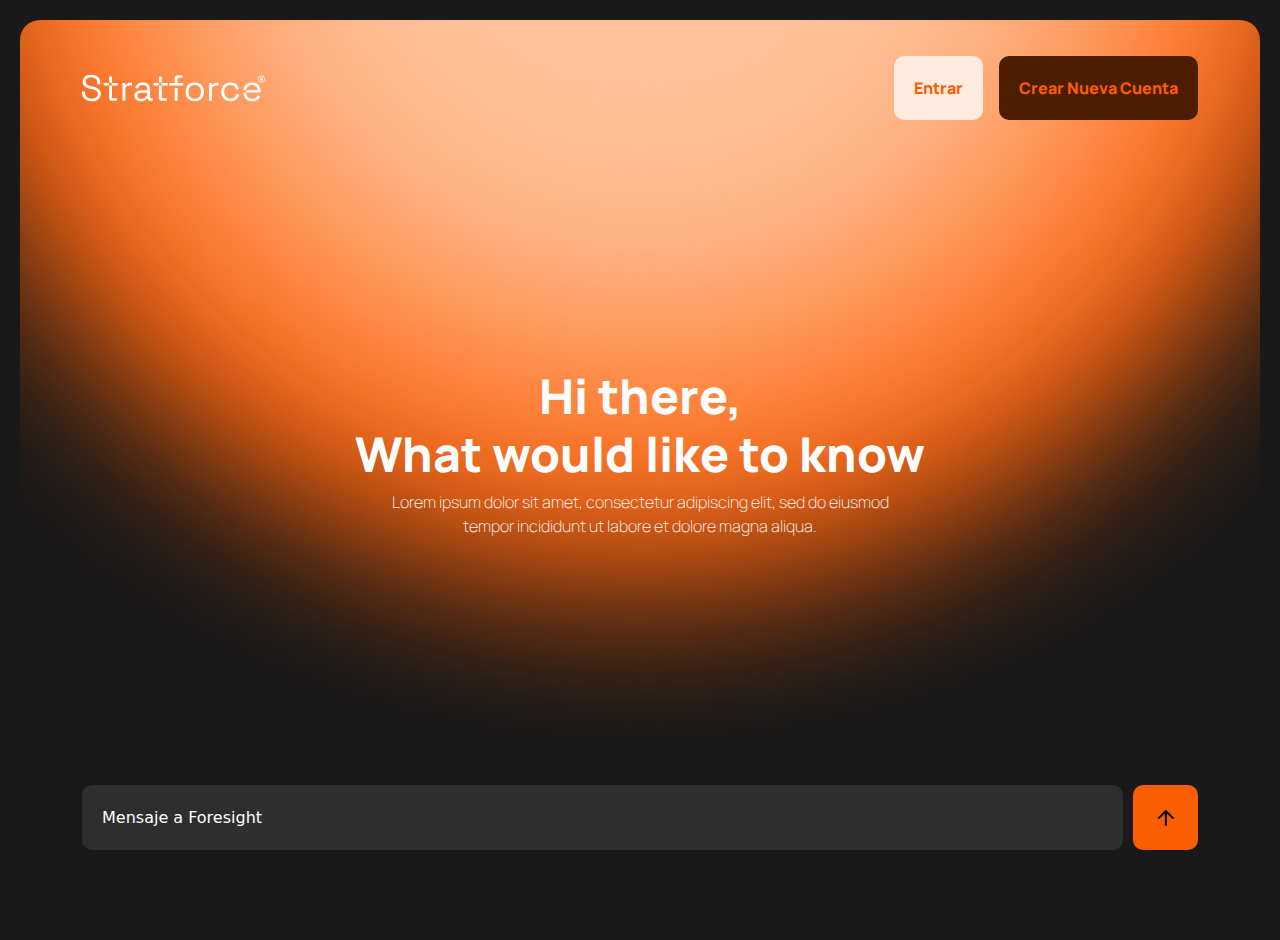
<file: index.html>
<!DOCTYPE html>
<html lang="en">
  <head>
    <meta charset="UTF-8" />
    <meta name="viewport" content="width=device-width, initial-scale=1.0" />
    <link
      href="https://cdn.jsdelivr.net/npm/bootstrap@5.3.3/dist/css/bootstrap.min.css"
      rel="stylesheet"
      integrity="sha384-QWTKZyjpPEjISv5WaRU9OFeRpok6YctnYmDr5pNlyT2bRjXh0JMhjY6hW+ALEwIH"
      crossorigin="anonymous"
    />
    <link rel="preconnect" href="https://fonts.googleapis.com" />
    <link rel="preconnect" href="https://fonts.gstatic.com" crossorigin />
    <link
      href="https://fonts.googleapis.com/css2?family=Manrope:wght@200..800&display=swap"
      rel="stylesheet"
    />
    <link rel="stylesheet" href="./style/index.css" />
    <title>Foresight</title>
  </head>
  <body class="black-color">
    <section class="home-foresight">
      <div class="container foresight-height-container">
        <nav>
          <img src="./images/stratforce.svg" />
          <div class="buttons-container">
            <button class="primary-btn tag predictive-btn">Entrar</button>
            <button class="primary-btn tag insight-btn">
              Crear Nueva Cuenta
            </button>
          </div>
        </nav>
        <div class="foresight-content">
          <div class="foresight-info">
            <h1 class="neural-color">
              Hi there, <br />
              What would like to know
            </h1>
            <p class="neural-color">
              Lorem ipsum dolor sit amet, consectetur adipiscing elit, sed do
              eiusmod <br />
              tempor incididunt ut labore et dolore magna aliqua.
            </p>
          </div>
        </div>
        <div class="input-text">
          <input
            class="input-primary"
            id="flex-home-input"
            type="text"
            value="Mensaje a Foresight"
          />
          <button class="primary-btn disruptive-btn">
            <svg
              width="25"
              height="24"
              viewBox="0 0 25 24"
              fill="none"
              xmlns="http://www.w3.org/2000/svg"
            >
              <path
                d="M12.8574 19V5M12.8574 5L5.85742 12M12.8574 5L19.8574 12"
                stroke="#050000"
                stroke-width="2"
                stroke-linecap="round"
                stroke-linejoin="round"
              />
            </svg>
          </button>
        </div>
      </div>
    </section>
  </body>
</html>
</file>
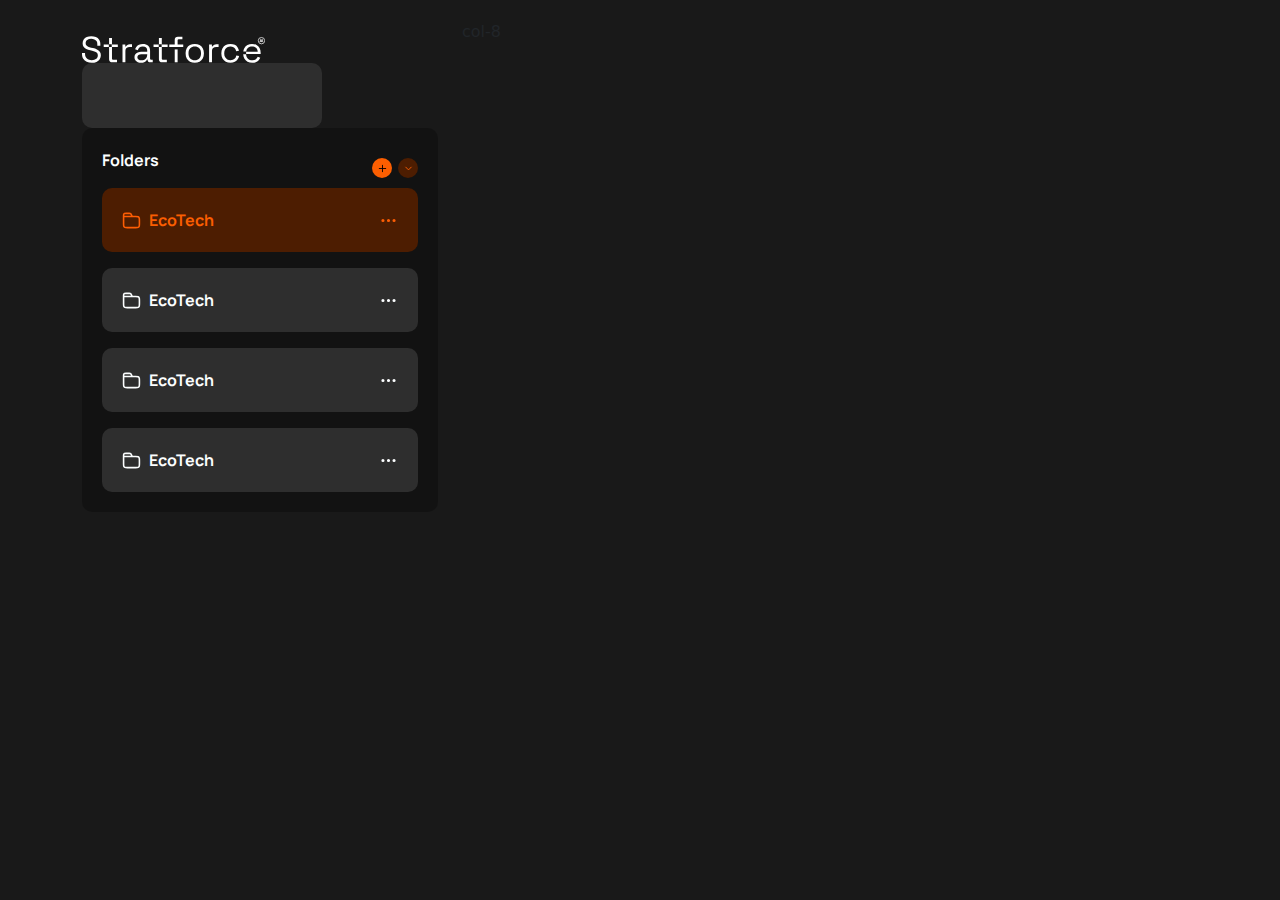
<file: chat.html>
<!DOCTYPE html>
<html lang="en">
<head>
    <meta charset="UTF-8">
    <meta name="viewport" content="width=device-width, initial-scale=1.0">
    <link
      href="https://cdn.jsdelivr.net/npm/bootstrap@5.3.3/dist/css/bootstrap.min.css"
      rel="stylesheet"
      integrity="sha384-QWTKZyjpPEjISv5WaRU9OFeRpok6YctnYmDr5pNlyT2bRjXh0JMhjY6hW+ALEwIH"
      crossorigin="anonymous"
    />
    <link rel="preconnect" href="https://fonts.googleapis.com" />
    <link rel="preconnect" href="https://fonts.gstatic.com" crossorigin />
    <link
      href="https://fonts.googleapis.com/css2?family=Manrope:wght@200..800&display=swap"
      rel="stylesheet"
    />
    <link rel="stylesheet" href="./style/index.css" />
    <title>Chat</title>
</head>
<body class="black-color">
    <section>
      <div class="container">
        <div class="row">
          <div class="col-4">
            <nav class="prompt-list">
              <div class="prompt-list-header">
                <img src="./images/stratforce.svg" />
                <input class="input-primary" type="text">

                <div class="folders">
                  <div class="folder-title">
                    <p class="neural-color font-weight-700 ">Folders</p>
                    <div class="folder-btn">
                      <div class="folders-btn disruptive-background"><svg xmlns="http://www.w3.org/2000/svg" width="11" height="11" viewBox="0 0 11 11" fill="none">
                        <path d="M5.49984 2.29169V8.70835M2.2915 5.50002H8.70817" stroke="#050000" stroke-width="0.916667" stroke-linecap="round" stroke-linejoin="round"/>
                      </svg></div>

                      <div class="folders-btn insight-background"><svg xmlns="http://www.w3.org/2000/svg" width="11" height="11" viewBox="0 0 11 11" fill="none">
                        <path d="M2.75 4.125L5.5 6.875L8.25 4.125" stroke="#FD5D04" stroke-width="0.916667" stroke-linecap="round" stroke-linejoin="round"/>
                      </svg></div>
                    </div>
                  </div>

                  <div class="folder-topic-section">
                    <div class="folder-container-active">
                      <div class="folder-title">
                        <svg xmlns="http://www.w3.org/2000/svg" width="19" height="19" viewBox="0 0 19 19" fill="none">
                          <path d="M10.2918 5.54167L9.40869 3.77539C9.15452 3.26705 9.02743 3.01287 8.83783 2.82717C8.67016 2.66295 8.46809 2.53806 8.24622 2.46154C7.99533 2.375 7.71116 2.375 7.14281 2.375H4.11683C3.23008 2.375 2.7867 2.375 2.44801 2.54757C2.15009 2.69937 1.90787 2.94159 1.75607 3.23952C1.5835 3.57821 1.5835 4.02158 1.5835 4.90833V5.54167M1.5835 5.54167H13.6168C14.947 5.54167 15.612 5.54167 16.1201 5.80053C16.5669 6.02823 16.9303 6.39155 17.158 6.83844C17.4168 7.34648 17.4168 8.01154 17.4168 9.34167V12.825C17.4168 14.1551 17.4168 14.8202 17.158 15.3282C16.9303 15.7751 16.5669 16.1384 16.1201 16.3661C15.612 16.625 14.947 16.625 13.6168 16.625H5.3835C4.05337 16.625 3.38831 16.625 2.88027 16.3661C2.43338 16.1384 2.07005 15.7751 1.84236 15.3282C1.5835 14.8202 1.5835 14.1551 1.5835 12.825V5.54167Z" stroke="#FD5D04" stroke-width="1.58333" stroke-linecap="round" stroke-linejoin="round"/>
                        </svg>
                        <p class="margin-0 disruptive-color font-weight-700">EcoTech</p>
                      </div>
                      <svg xmlns="http://www.w3.org/2000/svg" width="19" height="19" viewBox="0 0 19 19" fill="none">
                        <path d="M9.49984 10.2916C9.93706 10.2916 10.2915 9.93721 10.2915 9.49998C10.2915 9.06275 9.93706 8.70831 9.49984 8.70831C9.06261 8.70831 8.70817 9.06275 8.70817 9.49998C8.70817 9.93721 9.06261 10.2916 9.49984 10.2916Z" stroke="#FD5D04" stroke-width="1.58333" stroke-linecap="round" stroke-linejoin="round"/>
                        <path d="M15.0415 10.2916C15.4787 10.2916 15.8332 9.93721 15.8332 9.49998C15.8332 9.06275 15.4787 8.70831 15.0415 8.70831C14.6043 8.70831 14.2498 9.06275 14.2498 9.49998C14.2498 9.93721 14.6043 10.2916 15.0415 10.2916Z" stroke="#FD5D04" stroke-width="1.58333" stroke-linecap="round" stroke-linejoin="round"/>
                        <path d="M3.95817 10.2916C4.3954 10.2916 4.74984 9.93721 4.74984 9.49998C4.74984 9.06275 4.3954 8.70831 3.95817 8.70831C3.52095 8.70831 3.1665 9.06275 3.1665 9.49998C3.1665 9.93721 3.52095 10.2916 3.95817 10.2916Z" stroke="#FD5D04" stroke-width="1.58333" stroke-linecap="round" stroke-linejoin="round"/>
                      </svg>
                    </div>
  
                    <div class="folder-container">
                      <div class="folder-title">
                        <svg xmlns="http://www.w3.org/2000/svg" width="19" height="19" viewBox="0 0 19 19" fill="none">
                          <path d="M10.2918 5.54167L9.40869 3.77539C9.15452 3.26705 9.02743 3.01287 8.83783 2.82717C8.67016 2.66295 8.46809 2.53806 8.24622 2.46154C7.99533 2.375 7.71116 2.375 7.14281 2.375H4.11683C3.23008 2.375 2.7867 2.375 2.44801 2.54757C2.15009 2.69937 1.90787 2.94159 1.75607 3.23952C1.5835 3.57821 1.5835 4.02158 1.5835 4.90833V5.54167M1.5835 5.54167H13.6168C14.947 5.54167 15.612 5.54167 16.1201 5.80053C16.5669 6.02823 16.9303 6.39155 17.158 6.83844C17.4168 7.34648 17.4168 8.01154 17.4168 9.34167V12.825C17.4168 14.1551 17.4168 14.8202 17.158 15.3282C16.9303 15.7751 16.5669 16.1384 16.1201 16.3661C15.612 16.625 14.947 16.625 13.6168 16.625H5.3835C4.05337 16.625 3.38831 16.625 2.88027 16.3661C2.43338 16.1384 2.07005 15.7751 1.84236 15.3282C1.5835 14.8202 1.5835 14.1551 1.5835 12.825V5.54167Z" stroke="#FCFEFF" stroke-width="1.58333" stroke-linecap="round" stroke-linejoin="round"/>
                        </svg>
                        <p class="margin-0 neural-color font-weight-700">EcoTech</p>
                      </div>
                      <svg xmlns="http://www.w3.org/2000/svg" width="19" height="19" viewBox="0 0 19 19" fill="none">
                        <path d="M9.49984 10.2916C9.93706 10.2916 10.2915 9.93721 10.2915 9.49998C10.2915 9.06275 9.93706 8.70831 9.49984 8.70831C9.06261 8.70831 8.70817 9.06275 8.70817 9.49998C8.70817 9.93721 9.06261 10.2916 9.49984 10.2916Z" stroke="#FCFEFF" stroke-width="1.58333" stroke-linecap="round" stroke-linejoin="round"/>
                        <path d="M15.0415 10.2916C15.4787 10.2916 15.8332 9.93721 15.8332 9.49998C15.8332 9.06275 15.4787 8.70831 15.0415 8.70831C14.6043 8.70831 14.2498 9.06275 14.2498 9.49998C14.2498 9.93721 14.6043 10.2916 15.0415 10.2916Z" stroke="#FCFEFF" stroke-width="1.58333" stroke-linecap="round" stroke-linejoin="round"/>
                        <path d="M3.95817 10.2916C4.3954 10.2916 4.74984 9.93721 4.74984 9.49998C4.74984 9.06275 4.3954 8.70831 3.95817 8.70831C3.52095 8.70831 3.1665 9.06275 3.1665 9.49998C3.1665 9.93721 3.52095 10.2916 3.95817 10.2916Z" stroke="#FCFEFF" stroke-width="1.58333" stroke-linecap="round" stroke-linejoin="round"/>
                      </svg>
                    </div>
  
                    <div class="folder-container">
                      <div class="folder-title">
                        <svg xmlns="http://www.w3.org/2000/svg" width="19" height="19" viewBox="0 0 19 19" fill="none">
                          <path d="M10.2918 5.54167L9.40869 3.77539C9.15452 3.26705 9.02743 3.01287 8.83783 2.82717C8.67016 2.66295 8.46809 2.53806 8.24622 2.46154C7.99533 2.375 7.71116 2.375 7.14281 2.375H4.11683C3.23008 2.375 2.7867 2.375 2.44801 2.54757C2.15009 2.69937 1.90787 2.94159 1.75607 3.23952C1.5835 3.57821 1.5835 4.02158 1.5835 4.90833V5.54167M1.5835 5.54167H13.6168C14.947 5.54167 15.612 5.54167 16.1201 5.80053C16.5669 6.02823 16.9303 6.39155 17.158 6.83844C17.4168 7.34648 17.4168 8.01154 17.4168 9.34167V12.825C17.4168 14.1551 17.4168 14.8202 17.158 15.3282C16.9303 15.7751 16.5669 16.1384 16.1201 16.3661C15.612 16.625 14.947 16.625 13.6168 16.625H5.3835C4.05337 16.625 3.38831 16.625 2.88027 16.3661C2.43338 16.1384 2.07005 15.7751 1.84236 15.3282C1.5835 14.8202 1.5835 14.1551 1.5835 12.825V5.54167Z" stroke="#FCFEFF" stroke-width="1.58333" stroke-linecap="round" stroke-linejoin="round"/>
                        </svg>
                        <p class="margin-0 neural-color font-weight-700">EcoTech</p>
                      </div>
                      <svg xmlns="http://www.w3.org/2000/svg" width="19" height="19" viewBox="0 0 19 19" fill="none">
                        <path d="M9.49984 10.2916C9.93706 10.2916 10.2915 9.93721 10.2915 9.49998C10.2915 9.06275 9.93706 8.70831 9.49984 8.70831C9.06261 8.70831 8.70817 9.06275 8.70817 9.49998C8.70817 9.93721 9.06261 10.2916 9.49984 10.2916Z" stroke="#FCFEFF" stroke-width="1.58333" stroke-linecap="round" stroke-linejoin="round"/>
                        <path d="M15.0415 10.2916C15.4787 10.2916 15.8332 9.93721 15.8332 9.49998C15.8332 9.06275 15.4787 8.70831 15.0415 8.70831C14.6043 8.70831 14.2498 9.06275 14.2498 9.49998C14.2498 9.93721 14.6043 10.2916 15.0415 10.2916Z" stroke="#FCFEFF" stroke-width="1.58333" stroke-linecap="round" stroke-linejoin="round"/>
                        <path d="M3.95817 10.2916C4.3954 10.2916 4.74984 9.93721 4.74984 9.49998C4.74984 9.06275 4.3954 8.70831 3.95817 8.70831C3.52095 8.70831 3.1665 9.06275 3.1665 9.49998C3.1665 9.93721 3.52095 10.2916 3.95817 10.2916Z" stroke="#FCFEFF" stroke-width="1.58333" stroke-linecap="round" stroke-linejoin="round"/>
                      </svg>
                    </div>
  
                    <div class="folder-container">
                      <div class="folder-title">
                        <svg xmlns="http://www.w3.org/2000/svg" width="19" height="19" viewBox="0 0 19 19" fill="none">
                          <path d="M10.2918 5.54167L9.40869 3.77539C9.15452 3.26705 9.02743 3.01287 8.83783 2.82717C8.67016 2.66295 8.46809 2.53806 8.24622 2.46154C7.99533 2.375 7.71116 2.375 7.14281 2.375H4.11683C3.23008 2.375 2.7867 2.375 2.44801 2.54757C2.15009 2.69937 1.90787 2.94159 1.75607 3.23952C1.5835 3.57821 1.5835 4.02158 1.5835 4.90833V5.54167M1.5835 5.54167H13.6168C14.947 5.54167 15.612 5.54167 16.1201 5.80053C16.5669 6.02823 16.9303 6.39155 17.158 6.83844C17.4168 7.34648 17.4168 8.01154 17.4168 9.34167V12.825C17.4168 14.1551 17.4168 14.8202 17.158 15.3282C16.9303 15.7751 16.5669 16.1384 16.1201 16.3661C15.612 16.625 14.947 16.625 13.6168 16.625H5.3835C4.05337 16.625 3.38831 16.625 2.88027 16.3661C2.43338 16.1384 2.07005 15.7751 1.84236 15.3282C1.5835 14.8202 1.5835 14.1551 1.5835 12.825V5.54167Z" stroke="#FCFEFF" stroke-width="1.58333" stroke-linecap="round" stroke-linejoin="round"/>
                        </svg>
                        <p class="margin-0 neural-color font-weight-700">EcoTech</p>
                      </div>
                      <svg xmlns="http://www.w3.org/2000/svg" width="19" height="19" viewBox="0 0 19 19" fill="none">
                        <path d="M9.49984 10.2916C9.93706 10.2916 10.2915 9.93721 10.2915 9.49998C10.2915 9.06275 9.93706 8.70831 9.49984 8.70831C9.06261 8.70831 8.70817 9.06275 8.70817 9.49998C8.70817 9.93721 9.06261 10.2916 9.49984 10.2916Z" stroke="#FCFEFF" stroke-width="1.58333" stroke-linecap="round" stroke-linejoin="round"/>
                        <path d="M15.0415 10.2916C15.4787 10.2916 15.8332 9.93721 15.8332 9.49998C15.8332 9.06275 15.4787 8.70831 15.0415 8.70831C14.6043 8.70831 14.2498 9.06275 14.2498 9.49998C14.2498 9.93721 14.6043 10.2916 15.0415 10.2916Z" stroke="#FCFEFF" stroke-width="1.58333" stroke-linecap="round" stroke-linejoin="round"/>
                        <path d="M3.95817 10.2916C4.3954 10.2916 4.74984 9.93721 4.74984 9.49998C4.74984 9.06275 4.3954 8.70831 3.95817 8.70831C3.52095 8.70831 3.1665 9.06275 3.1665 9.49998C3.1665 9.93721 3.52095 10.2916 3.95817 10.2916Z" stroke="#FCFEFF" stroke-width="1.58333" stroke-linecap="round" stroke-linejoin="round"/>
                      </svg>
                    </div>
                  </div>
                  
                </div>
              </div>
            </nav>
          </div>
          <div class="col-8">col-8</div>
        </div>
      </div>
    </section>
</body>
</html>
</file>
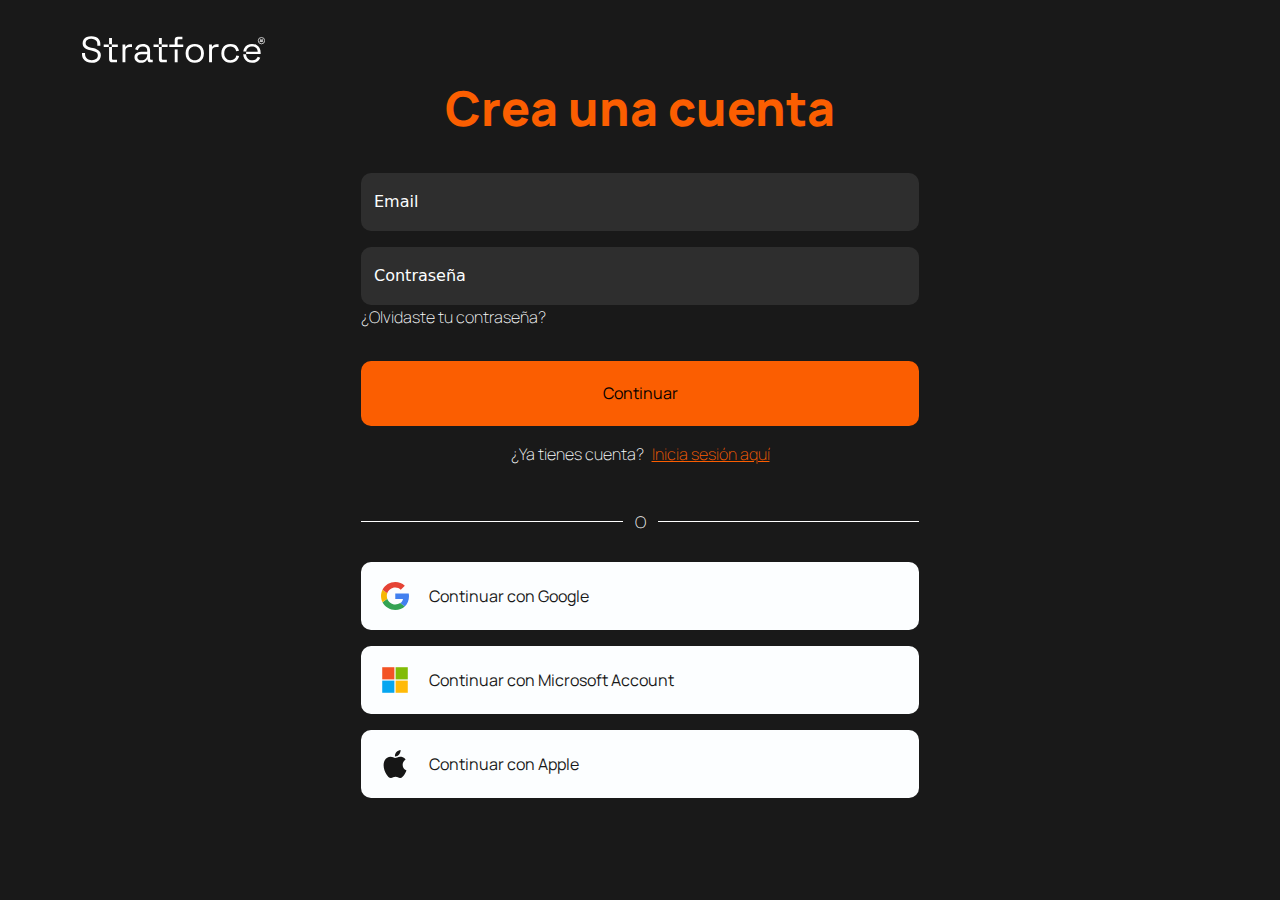
<file: create-account.html>
<!DOCTYPE html>
<html lang="en">
  <head>
    <meta charset="UTF-8" />
    <meta name="viewport" content="width=device-width, initial-scale=1.0" />
    <link
      href="https://cdn.jsdelivr.net/npm/bootstrap@5.3.3/dist/css/bootstrap.min.css"
      rel="stylesheet"
      integrity="sha384-QWTKZyjpPEjISv5WaRU9OFeRpok6YctnYmDr5pNlyT2bRjXh0JMhjY6hW+ALEwIH"
      crossorigin="anonymous"
    />
    <link rel="preconnect" href="https://fonts.googleapis.com" />
    <link rel="preconnect" href="https://fonts.gstatic.com" crossorigin />
    <link
      href="https://fonts.googleapis.com/css2?family=Manrope:wght@200..800&display=swap"
      rel="stylesheet"
    />
    <link rel="stylesheet" href="./style/index.css" />
    <title>Create Account</title>
  </head>
  <body class="black-color">
    <section class="login-options">
      <div class="container">
        <nav>
          <img src="./images/stratforce.svg" />
        </nav>
        <div class="foresight-content">
          <div class="foresight-info">
            <h1 class="disruptive-color">
              Crea una cuenta
            </h1>
          </div>

          <div class="inputs-order">
            <div class="form-floating">
              <input type="email" class="form-control" id="floatingInput" placeholder="name@example.com">
              <label for="floatingInput">Email</label>
            </div>

            <div>
              <div class="form-floating">
                <input type="password" class="form-control" id="floatingPassword" placeholder="Password">
                <label for="floatingPassword">Contraseña</label>
              </div>
              <p class="neural-color text-align-left">¿Olvidaste tu contraseña?</p>
            </div>
            <button class="primary-btn disruptive-btn">Continuar</button>
            <div class="new-user-phrase">
              <p class="neural-color">¿Ya tienes cuenta?</p>
              <p class="disruptive-color underline-text">Inicia sesión aquí</p>
            </div>
          </div>

          <div class="line-container">
            <div class="line"></div>
            <p class="circle">O</p>
            <div class="line"></div>
          </div>

          <div class="inputs-order">
            <button class="primary-btn neural-btn text-align-left gap-20px">
              <img src="./images/Google.svg">
              Continuar con Google</button>
            <button class="primary-btn neural-btn text-align-left gap-20px">
              <img src="./images/Microsoft_Logo 1.svg">
              Continuar con Microsoft Account</button>
            <button class="primary-btn neural-btn text-align-left gap-20px">
              <img src="./images/apple.svg">
              Continuar con Apple</button>
          </div>
        </div>
      </div>
    </section>
  </body>
</html>
</file>
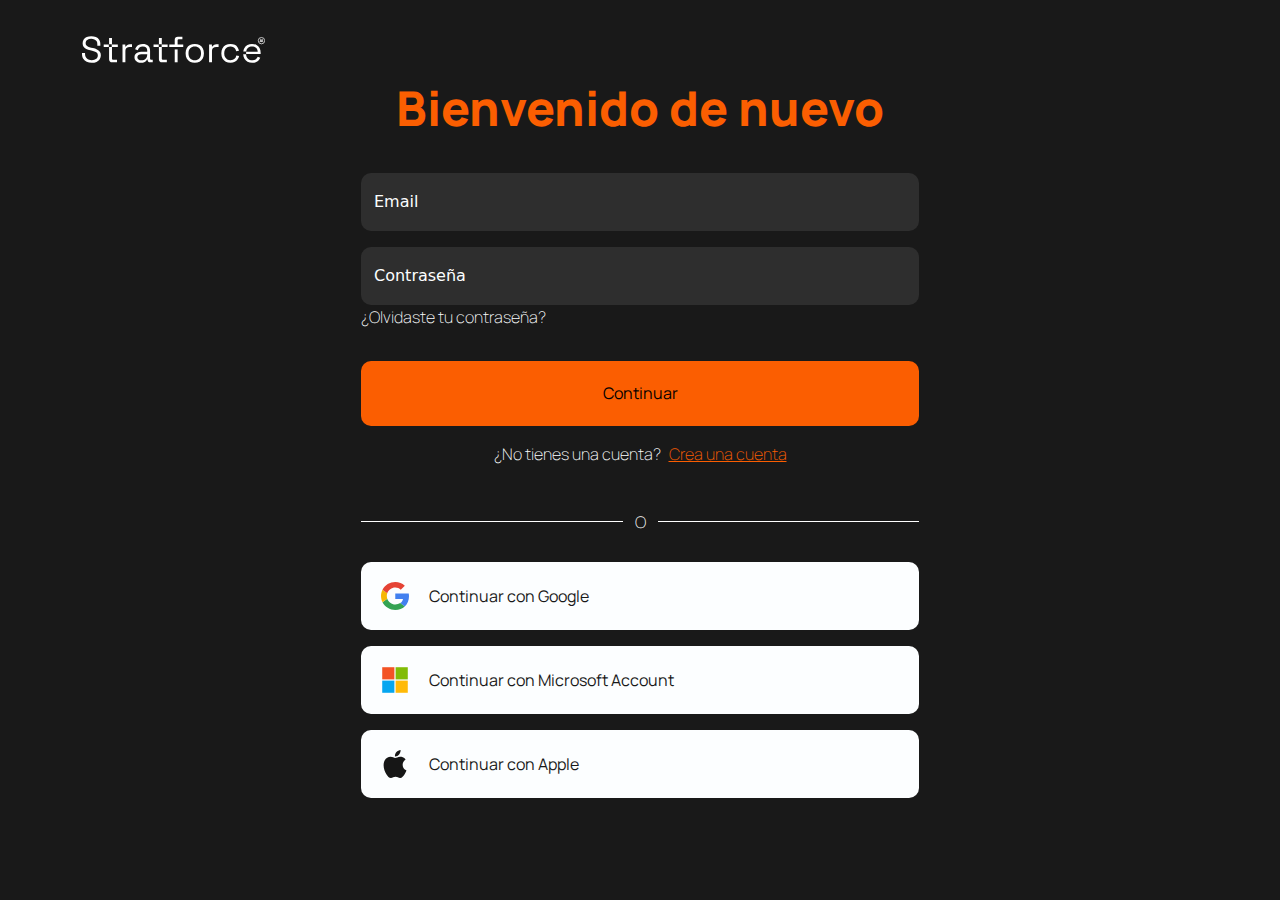
<file: login.html>
<!DOCTYPE html>
<html lang="en">
  <head>
    <meta charset="UTF-8" />
    <meta name="viewport" content="width=device-width, initial-scale=1.0" />
    <link
      href="https://cdn.jsdelivr.net/npm/bootstrap@5.3.3/dist/css/bootstrap.min.css"
      rel="stylesheet"
      integrity="sha384-QWTKZyjpPEjISv5WaRU9OFeRpok6YctnYmDr5pNlyT2bRjXh0JMhjY6hW+ALEwIH"
      crossorigin="anonymous"
    />
    <link rel="preconnect" href="https://fonts.googleapis.com" />
    <link rel="preconnect" href="https://fonts.gstatic.com" crossorigin />
    <link
      href="https://fonts.googleapis.com/css2?family=Manrope:wght@200..800&display=swap"
      rel="stylesheet"
    />
    <link rel="stylesheet" href="./style/index.css" />
    <title>Login</title>
  </head>
  <body class="black-color">
    <section class="login-options">
      <div class="container">
        <nav>
          <img src="./images/stratforce.svg" />
        </nav>
        <div class="foresight-content">
          <div class="foresight-info">
            <h1 class="disruptive-color">
              Bienvenido de nuevo
            </h1>
          </div>

          <div class="inputs-order">
            <div class="form-floating">
              <input type="email" class="form-control" id="floatingInput" placeholder="name@example.com">
              <label for="floatingInput">Email</label>
            </div>

            <div>
              <div class="form-floating">
                <input type="password" class="form-control" id="floatingPassword" placeholder="Password">
                <label for="floatingPassword">Contraseña</label>
              </div>
              <p class="neural-color text-align-left">¿Olvidaste tu contraseña?</p>
            </div>
            <button class="primary-btn disruptive-btn">Continuar</button>
            <div class="new-user-phrase">
              <p class="neural-color">¿No tienes una cuenta?</p>
              <p class="disruptive-color underline-text">Crea una cuenta</p>
            </div>
          </div>

          <div class="line-container">
            <div class="line"></div>
            <p class="circle">O</p>
            <div class="line"></div>
          </div>

          <div class="inputs-order">
            <button class="primary-btn neural-btn text-align-left gap-20px">
              <img src="./images/Google.svg">
              Continuar con Google</button>
            <button class="primary-btn neural-btn text-align-left gap-20px">
              <img src="./images/Microsoft_Logo 1.svg">
              Continuar con Microsoft Account</button>
            <button class="primary-btn neural-btn text-align-left gap-20px">
              <img src="./images/apple.svg">
              Continuar con Apple</button>
          </div>
        </div>
      </div>
    </section>
  </body>
</html>
</file>
<file: style/index.css>
:root {
  --disruptive-color: #fb5e01;
  --black-color: #191919;
  --color-800: #050000;
  --color-700: #2e2e2e;
  --predictive-primary: #feebdd;
  --insight-color: #4d1d01;
  --neural-color: #fcfeff;
}

/*fonts*/

h1 {
  font-family: "Manrope", sans-serif;
  font-size: 48px;
  font-weight: 800;
}

h2 {
}

h3 {
}

h4 {
}

h5 {
}

h6 {
  font-family: "Manrope", sans-serif;
  font-size: 18px;
  font-weight: 200;
}

p {
  font-family: "Manrope", sans-serif;
  font-size: 16px;
  font-weight: 200;
}

.tag {
  font-weight: 800;
}

/*Buttons*/

.primary-btn {
  padding: 20px;
  border-radius: 10px;
  font-family: "Manrope", sans-serif;
  font-size: 16px;
  border: none;
  display: flex;
  flex-direction: row; 
}

.gap-20px{
  gap: 20px;
}

.predictive-btn {
  background-color: var(--predictive-primary);
  color: var(--disruptive-color);
}

.insight-btn {
  background-color: var(--insight-color);
  color: var(--disruptive-color);
}

.disruptive-btn {
  background-color: var(--disruptive-color);
  color: var(--color-800);
}

/*Margins*/

.margin-0{
  margin: 0;
}

/*Font Weight*/
.font-weight-700{
  font-weight: 700;
}

/*input*/
.input-primary {
  background-color: var(--color-700);
  color: var(--neural-color);
  height: 65px;
  border: none;
  border-radius: 10px;
  padding: 20px;
}

.input-text {
  display: flex;
  align-items: center;
  gap: 10px;
  width: 100%;
  margin-top: auto; /* Asegura que esté al final */
}

.primary-btn.disruptive-btn {
  padding: 0 20px; /* Ajusta el padding horizontal del botón */
  height: 65px; /* Asegura que el botón tenga la misma altura que el input */
  display: flex;
  align-items: center;
  justify-content: center;
  border: none;
  border-radius: 10px;
}

.disruptive-btn{
  background-color: var(--disruptive-color);
  color: var(--color-800);
}

.disruptive-btn:hover{
  background-color: #fe7328;
}

.disruptive-btn:active{
  background-color: #C54A03;
}

.neural-btn{
  background-color: var(--neural-color);
  color: var(--black-color);
  align-items: center;
}

.neural-btn:hover{
  background-color: #EEF5F9;
}

.neural-btn:active{
  background-color: #D9E1E6;
}

.underline-text{
  text-decoration: underline;
}

#flex-home-input{
  flex: 1; /* Hace que el input ocupe el espacio restante */
}

/*Body Background*/
body {
  padding: 20px;
}

.disruptive-background{
 background-color: var(--disruptive-color);
}

.insight-background{
  background-color: var(--insight-color);
}

.home-foresight {
  background-image: url("../images/home-background.png");
  background-size: cover;
  background-position: center;
  background-repeat: no-repeat;
  min-height: 100vh; /* Asegura que ocupe toda la pantalla */
  display: flex;
  flex-direction: column;
  justify-content: space-between; /* Distribuye el espacio */
  padding: 20px;
  border-radius: 20px 20px 0 0;
}

.foresight-height-container {
  height: 90vh;
  display: flex;
  flex-direction: column;
}

.width-100{
  width: 100%;
}


/*Color*/
.black-color {
  background-color: var(--black-color);
}

.neural-color {
  color: var(--neural-color);
}

.disruptive-color{
  color: var(--disruptive-color);
}

.color--700{
  color: var(--color-700);
}

/*Navbar*/
nav {
  display: flex;
  flex-direction: row;
  justify-content: space-between;
  padding: 16px 0;
}

.buttons-container {
  display: flex;
  flex-direction: row;
  gap: 16px;
}

/*Content*/

.foresight-content {
  display: flex;
  flex-direction: column;
  justify-content: center;
  align-items: center;
  text-align: center;
  flex-grow: 1; /* Hace que ocupe el espacio intermedio */
  gap: 28px;
}

.foresight-info {
  text-align: center; /* Centra el texto dentro del propio div */
}

/*Log In*/
.inputs-order{
  display: flex;
    flex-direction: column;
    gap: 16px;
    width: 50%;
}

.text-align-left{
  text-align: left;
}

.divider{
  display: flex;
  align-items: center;
  justify-content: center;
  gap: 10px; /* Espacio entre las líneas y la "O" */
}

.line-container {
  display: flex;
  align-items: center;
  justify-content: center;
  width: 50%;
  gap: 12px;
}

.line {
  height: 1px;
  background-color: white;
  flex: 1; /* Que las líneas ocupen todo el espacio disponible */
}

.circle {
  color: white; /* Color de la "O" */
  margin: 0;
}

/*Inputs*/
.new-user-phrase{
  display: flex
  ;
      flex-direction: row;
      gap: 8px;
      align-self: center;
  
}

.form-control{
  background-color: var(--color-700);
  color: var(--neural-color);
  border-radius: 10px;
  height: 65px;
  border: none;
}

.form-floating > label::after {
  background-color: transparent !important;

}

.form-floating label{
  color: var(--neural-color);
}

.form-control:focus{
  background-color: var(--color-700);
  border-color: var(--disruptive-color);
  box-shadow: 0 0 0 0.2rem rgba(253, 93, 4, 0.5);
  color: var(--neural-color);
}


.form-floating .form-control:focus ~ label {
  color: var(--neural-color);
}

.form-floating .form-control:not(:placeholder-shown)  ~ label {
  color: var(--neural-color);
}

/*Folders*/

.folders{
  padding: 20px;
  background-color: rgba(0, 0, 0, 0.25);
  border-radius: 10px;
}

.folders-btn{
  width: 20px;
    height: 20px;
    display: flex;
    flex-direction: column;
    justify-content: center;
    align-items: center;
    border-radius: 15px;
}

.folder-btn{
  display: flex;
  flex-direction: row;
  gap: 6px;
}

.folder-title{
  display: flex;
    flex-direction: row;
    gap: 8px;
    align-items: center;
    justify-content: space-between;
}

.folder-container{
  display: flex;
    flex-direction: row;
    gap: 80px;
    padding: 20px;
    align-items: center;
    justify-content: space-between;
    background-color: var(--color-700);
    border-radius: 10px;
}

.folder-topic-section{
  display: flex;
  flex-direction: column;
  gap: 16px;
}

.folder-title-active{
  display: flex;
    flex-direction: row;
    gap: 8px;
    align-items: center;
}

.folder-container-active{
  display: flex;
    flex-direction: row;
    gap: 80px;
    padding: 20px;
    align-items: center;
    justify-content: space-between;
    background-color: var(--insight-color);
    border-radius: 10px;
}



/* Para teléfonos pequeños (por debajo de 576px) */
@media (max-width: 575.98px) {
  .inputs-order{
    width: 100%;
  }
}

/* Para tablets y teléfonos grandes (576px a 767px) */
@media (min-width: 576px) and (max-width: 767.98px) {
  .inputs-order{
    width: 100%;
  }
}

/* Para tablets medianas (768px a 991px) */
@media (min-width: 768px) and (max-width: 991.98px) {
  .inputs-order{
    width: 80%;
  }

  .line-container{
    width: 60%;
  }
}

/* Para laptops estándar (992px a 1199px) */
@media (min-width: 992px) and (max-width: 1199.98px) {

}

/* Para desktops grandes (1200px en adelante) */
@media (min-width: 1200px) {

}
</file>
